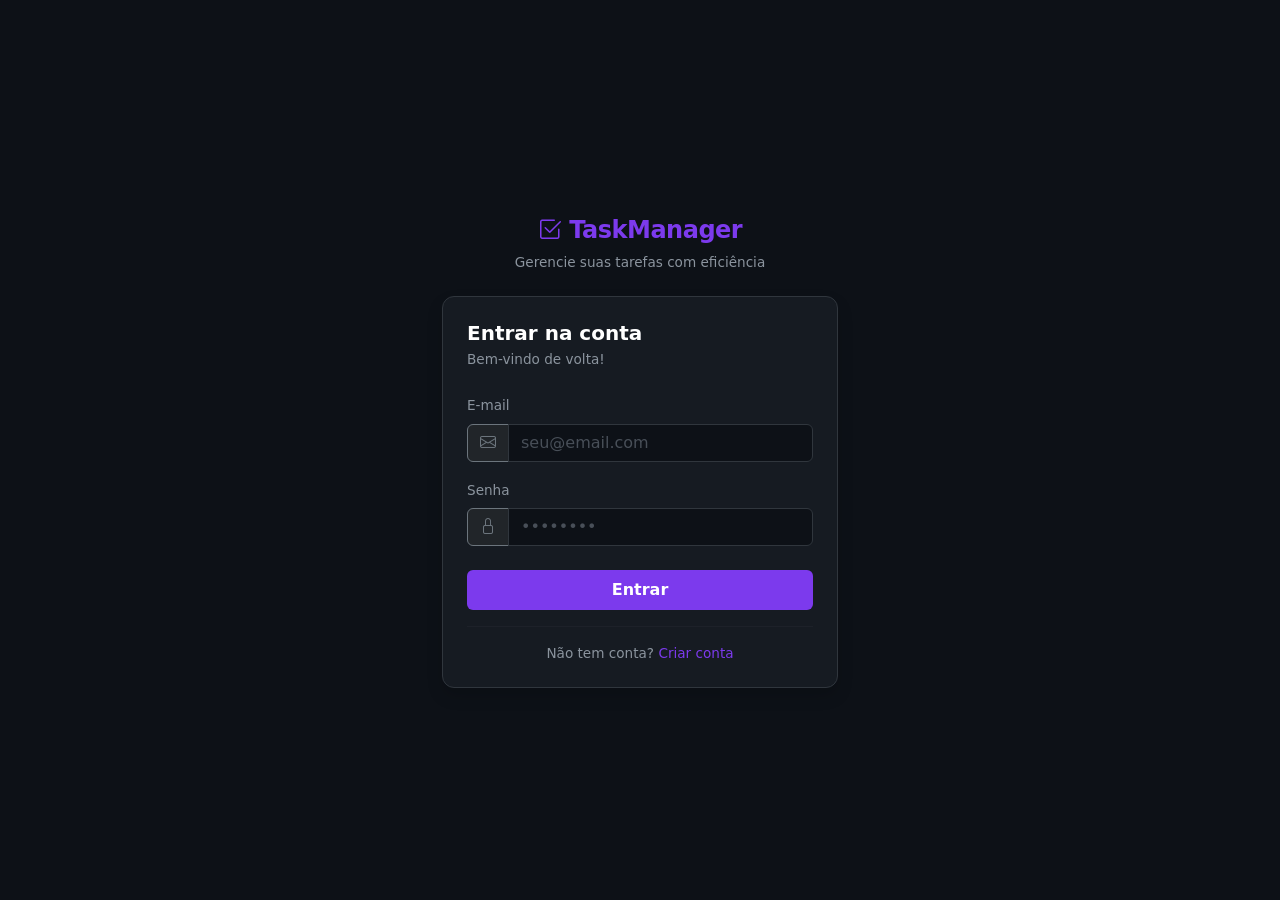
<file: src/main/resources/static/login.html>
<!DOCTYPE html>
<html lang="pt-BR">
<head>
  <meta charset="UTF-8" />
  <meta name="viewport" content="width=device-width, initial-scale=1.0" />
  <title>Login — TaskManager</title>
  <link href="images/taskmanager-icon.svg" rel="icon"/>

  <link href="https://cdn.jsdelivr.net/npm/bootstrap@5.3.3/dist/css/bootstrap.min.css" rel="stylesheet" />
  <link href="https://cdn.jsdelivr.net/npm/bootstrap-icons@1.11.3/font/bootstrap-icons.min.css" rel="stylesheet" />
  <style>
    body { background: #0d1117; min-height: 100vh; display: flex; align-items: center; justify-content: center; }
    .card { background: #161b22; border: 1px solid #30363d; border-radius: 12px; }
    .form-control, .form-select {
      background: #0d1117; border: 1px solid #30363d; color: #e6edf3;
    }
    .form-control:focus, .form-select:focus {
      background: #0d1117; border-color: #7c3aed; color: #e6edf3; box-shadow: 0 0 0 3px rgba(124,58,237,.2);
    }
    .form-control::placeholder { color: #484f58; }
    .btn-purple { background: #7c3aed; border: none; color: #fff; font-weight: 600; }
    .btn-purple:hover { background: #6d28d9; color: #fff; }
    .brand { font-size: 1.5rem; font-weight: 800; color: #7c3aed; letter-spacing: -0.5px; }
    label { color: #8b949e; font-size: .85rem; }
    .text-muted-custom { color: #8b949e !important; font-size: .85rem; }
    a { color: #7c3aed; text-decoration: none; }
    a:hover { color: #a78bfa; }
    .divider { border-color: #30363d; }
  </style>
</head>
<body>
  <div class="container" style="max-width:420px">
    <div class="text-center mb-4">
      <div class="brand"><i class="bi bi-check2-square me-2"></i>TaskManager</div>
      <p class="text-muted-custom mt-1">Gerencie suas tarefas com eficiência</p>
    </div>

    <div class="card p-4 shadow">
      <h5 class="text-white fw-bold mb-1">Entrar na conta</h5>
      <p class="text-muted-custom mb-4">Bem-vindo de volta!</p>

      <div id="alert" class="alert d-none py-2" role="alert"></div>

      <form id="loginForm">
        <div class="mb-3">
          <label class="form-label">E-mail</label>
          <div class="input-group">
            <span class="input-group-text bg-dark border-secondary text-secondary"><i class="bi bi-envelope"></i></span>
            <input type="email" id="email" class="form-control" placeholder="seu@email.com" required />
          </div>
        </div>
        <div class="mb-4">
          <label class="form-label">Senha</label>
          <div class="input-group">
            <span class="input-group-text bg-dark border-secondary text-secondary"><i class="bi bi-lock"></i></span>
            <input type="password" id="password" class="form-control" placeholder="••••••••" required />
          </div>
        </div>
        <button type="submit" class="btn btn-purple w-100 py-2" id="submitBtn">
          Entrar
        </button>
      </form>

      <hr class="divider my-3" />
      <p class="text-center text-muted-custom mb-0">
        Não tem conta? <a href="/register">Criar conta</a>
      </p>
    </div>
  </div>

  <script>
    if (localStorage.getItem('token')) window.location.href = '/dashboard';

    const form = document.getElementById('loginForm');
    const alertEl = document.getElementById('alert');
    const submitBtn = document.getElementById('submitBtn');

    function showAlert(msg, type = 'danger') {
      alertEl.textContent = msg;
      alertEl.className = `alert alert-${type} py-2`;
    }

    form.addEventListener('submit', async (e) => {
      e.preventDefault();
      alertEl.className = 'alert d-none py-2';
      submitBtn.disabled = true;
      submitBtn.innerHTML = '<span class="spinner-border spinner-border-sm me-2"></span>Entrando...';

      try {
        const res = await fetch('/auth/login', {
          method: 'POST',
          headers: { 'Content-Type': 'application/json' },
          body: JSON.stringify({
            email: document.getElementById('email').value,
            password: document.getElementById('password').value
          })
        });

        const data = await res.json();

        if (!res.ok || !data.success) {
          showAlert(data.message || 'Credenciais inválidas.');
          return;
        }

        localStorage.setItem('token', data.data);
        window.location.href = '/dashboard';
      } catch {
        showAlert('Erro de conexão. Tente novamente.');
      } finally {
        submitBtn.disabled = false;
        submitBtn.innerHTML = 'Entrar';
      }
    });
  </script>
</body>
</html>
</file>
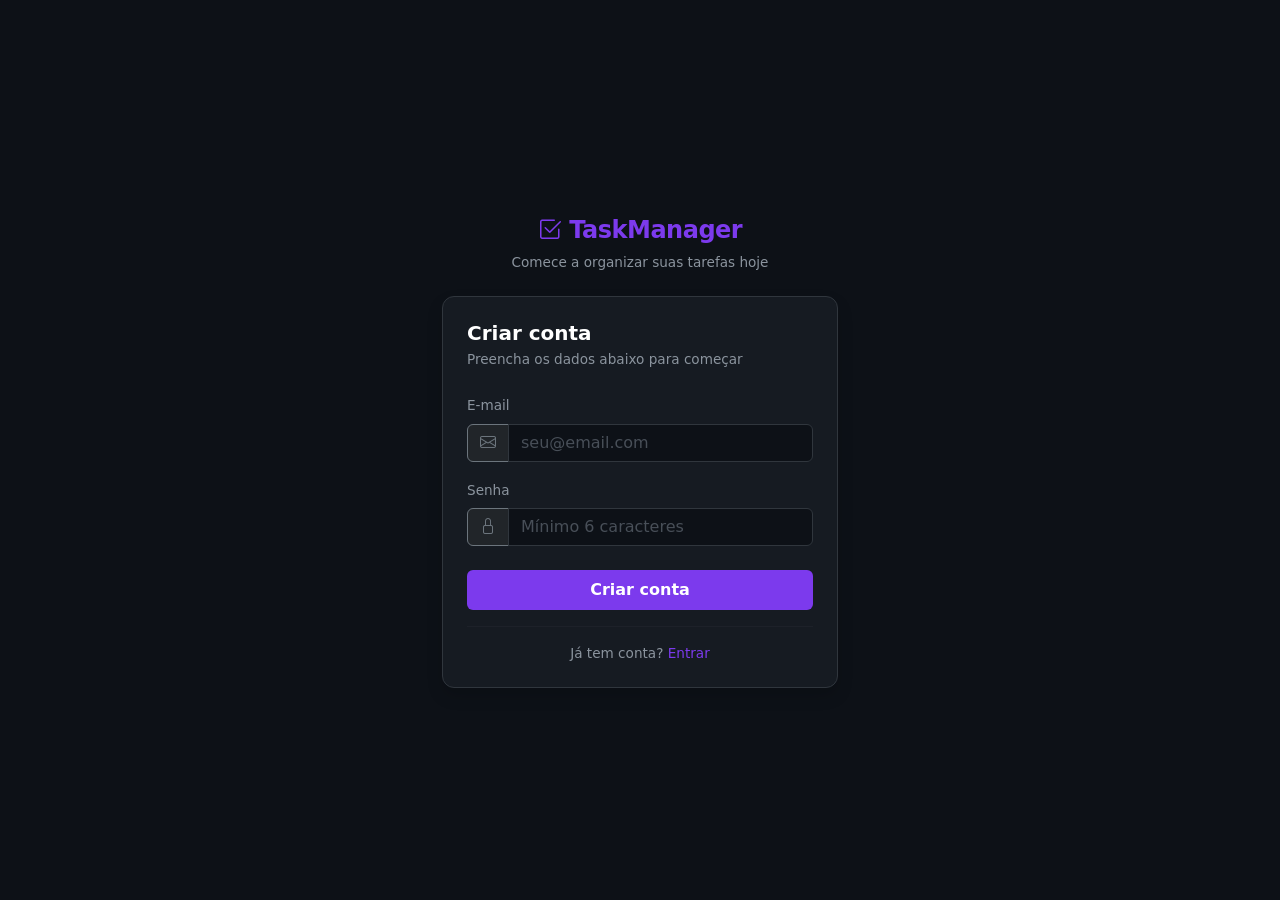
<file: src/main/resources/static/register.html>
<!DOCTYPE html>
<html lang="pt-BR">
<head>
  <meta charset="UTF-8" />
  <meta name="viewport" content="width=device-width, initial-scale=1.0" />
  <title>Cadastro — TaskManager</title>
  <link href="images/taskmanager-icon.svg" rel="icon"/>

  <link href="https://cdn.jsdelivr.net/npm/bootstrap@5.3.3/dist/css/bootstrap.min.css" rel="stylesheet" />
  <link href="https://cdn.jsdelivr.net/npm/bootstrap-icons@1.11.3/font/bootstrap-icons.min.css" rel="stylesheet" />
  <style>
    body { background: #0d1117; min-height: 100vh; display: flex; align-items: center; justify-content: center; }
    .card { background: #161b22; border: 1px solid #30363d; border-radius: 12px; }
    .form-control, .form-select {
      background: #0d1117; border: 1px solid #30363d; color: #e6edf3;
    }
    .form-control:focus { background: #0d1117; border-color: #7c3aed; color: #e6edf3; box-shadow: 0 0 0 3px rgba(124,58,237,.2); }
    .form-control::placeholder { color: #484f58; }
    .btn-purple { background: #7c3aed; border: none; color: #fff; font-weight: 600; }
    .btn-purple:hover { background: #6d28d9; color: #fff; }
    .brand { font-size: 1.5rem; font-weight: 800; color: #7c3aed; letter-spacing: -0.5px; }
    label { color: #8b949e; font-size: .85rem; }
    .text-muted-custom { color: #8b949e !important; font-size: .85rem; }
    a { color: #7c3aed; text-decoration: none; }
    a:hover { color: #a78bfa; }
    .divider { border-color: #30363d; }
  </style>
</head>
<body>
  <div class="container" style="max-width:420px">
    <div class="text-center mb-4">
      <div class="brand"><i class="bi bi-check2-square me-2"></i>TaskManager</div>
      <p class="text-muted-custom mt-1">Comece a organizar suas tarefas hoje</p>
    </div>

    <div class="card p-4 shadow">
      <h5 class="text-white fw-bold mb-1">Criar conta</h5>
      <p class="text-muted-custom mb-4">Preencha os dados abaixo para começar</p>

      <div id="alert" class="alert d-none py-2" role="alert"></div>

      <form id="registerForm">
        <div class="mb-3">
          <label class="form-label">E-mail</label>
          <div class="input-group">
            <span class="input-group-text bg-dark border-secondary text-secondary"><i class="bi bi-envelope"></i></span>
            <input type="email" id="email" class="form-control" placeholder="seu@email.com" required />
          </div>
        </div>
        <div class="mb-4">
          <label class="form-label">Senha</label>
          <div class="input-group">
            <span class="input-group-text bg-dark border-secondary text-secondary"><i class="bi bi-lock"></i></span>
            <input type="password" id="password" class="form-control" placeholder="Mínimo 6 caracteres" minlength="6" required />
          </div>
        </div>
        <button type="submit" class="btn btn-purple w-100 py-2" id="submitBtn">
          Criar conta
        </button>
      </form>

      <hr class="divider my-3" />
      <p class="text-center text-muted-custom mb-0">
        Já tem conta? <a href="/login">Entrar</a>
      </p>
    </div>
  </div>

  <script>
    if (localStorage.getItem('token')) window.location.href = '/dashboard';

    const form = document.getElementById('registerForm');
    const alertEl = document.getElementById('alert');
    const submitBtn = document.getElementById('submitBtn');

    function showAlert(msg, type = 'danger') {
      alertEl.textContent = msg;
      alertEl.className = `alert alert-${type} py-2`;
    }

    form.addEventListener('submit', async (e) => {
      e.preventDefault();
      alertEl.className = 'alert d-none py-2';
      submitBtn.disabled = true;
      submitBtn.innerHTML = '<span class="spinner-border spinner-border-sm me-2"></span>Criando conta...';

      try {
        const res = await fetch('/auth/register', {
          method: 'POST',
          headers: { 'Content-Type': 'application/json' },
          body: JSON.stringify({
            email: document.getElementById('email').value,
            password: document.getElementById('password').value
          })
        });

        const data = await res.json();

        if (!res.ok || !data.success) {
          showAlert(data.message || 'Erro ao criar conta.');
          return;
        }

        showAlert('Conta criada com sucesso! Redirecionando...', 'success');
        setTimeout(() => window.location.href = '/login', 1500);
      } catch {
        showAlert('Erro de conexão. Tente novamente.');
      } finally {
        submitBtn.disabled = false;
        submitBtn.innerHTML = 'Criar conta';
      }
    });
  </script>
</body>
</html>
</file>
